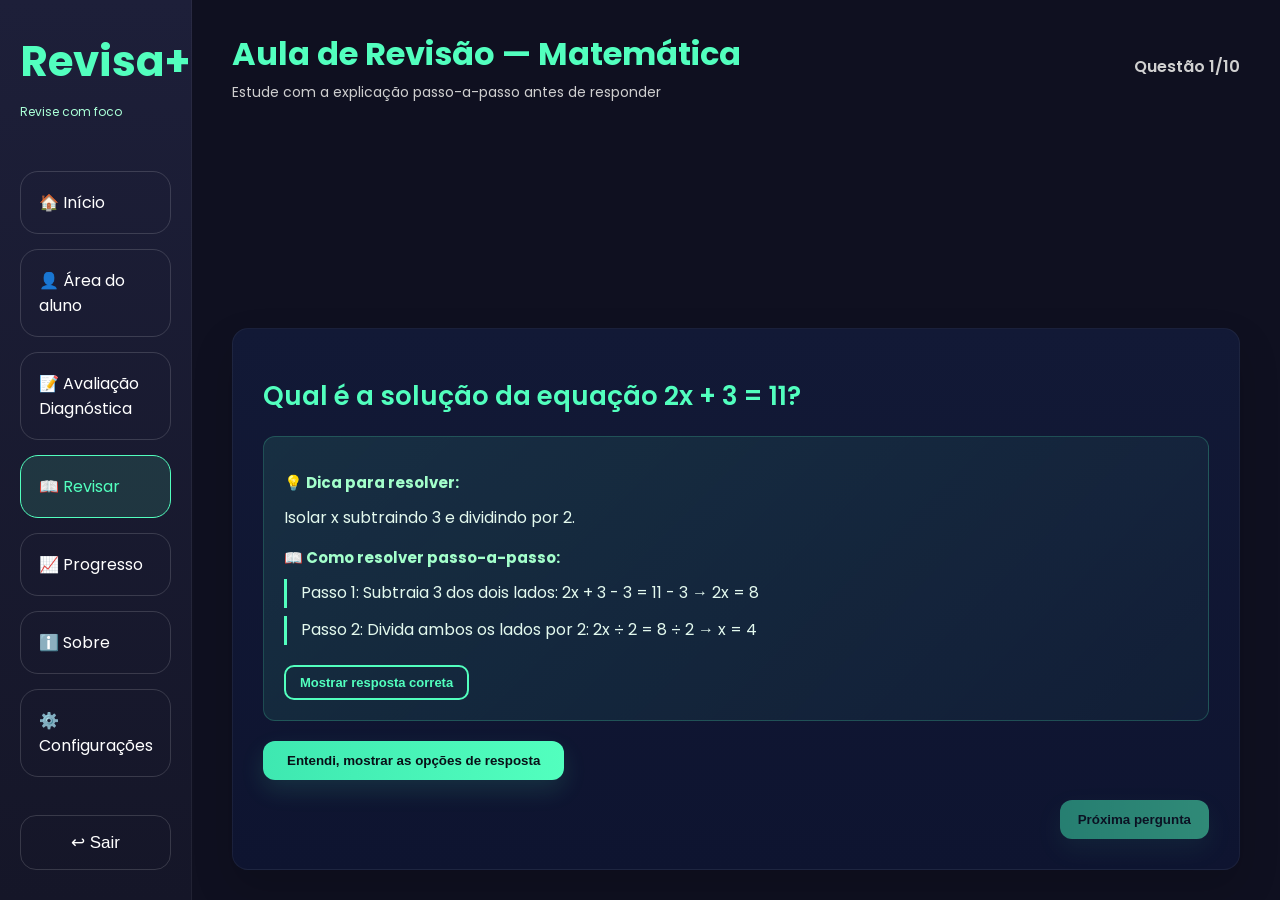
<file: TelaAulaRevisao.html>
<!DOCTYPE html>
<html lang="pt-br">
<head>
<meta charset="utf-8">
<meta name="viewport" content="width=device-width,initial-scale=1">
<title>Revisa+ | Aula de Revisão</title>
<link href="https://fonts.googleapis.com/css2?family=Poppins:wght@300;400;500;600;700&display=swap" rel="stylesheet">
<link rel="stylesheet" href="stylemenu.css">
<style>
*{box-sizing:border-box;margin:0;padding:0}
html,body{width:100%;min-height:100%;}
body{font-family:'Poppins',sans-serif;background:#0f1020;color:#fff;overflow:auto}
.container{display:flex;min-height:100vh}
.sidebar{width:15%;background:linear-gradient(180deg,#1d1f39,#151628);padding:30px 20px;display:flex;flex-direction:column;justify-content:space-between}
.logo h1{color:#52ffbe;font-size:42px;margin-bottom:10px}
.logo p{color:#aaffd7;line-height:1.5}
.content{flex:1;padding:30px 40px;display:flex;flex-direction:column;gap:15px}
.card{background:linear-gradient(180deg,#121936,#0e1430);padding:30px;border-radius:16px;border:1px solid rgba(255,255,255,0.05)}
.question-area{margin-top:18px}
.question-title{font-size:26px;font-weight:600;color:#52ffbe;margin-bottom:20px}
.explanation-before{margin:20px 0;background:linear-gradient(135deg,rgba(82,255,190,0.1),rgba(82,255,190,0.04));padding:20px;border-radius:12px;border:1px solid rgba(82,255,190,0.2);color:#e3f9ee;line-height:1.8}
.explanation-before strong{color:#a3ffcb;display:block;margin-top:12px;margin-bottom:6px;font-size:15px}
.explanation-before .step{margin:8px 0;padding-left:14px;border-left:3px solid #52ffbe}
.reveal-btn{margin:20px 0;padding:12px 24px;background:linear-gradient(90deg,#3ee8b1,#52ffbe);color:#081017;border:none;border-radius:12px;font-weight:700;cursor:pointer;transition:transform .2s ease, box-shadow .2s ease;box-shadow:0 10px 24px rgba(82,255,190,0.12)}
.reveal-btn:hover{transform:translateY(-3px);box-shadow:0 16px 40px rgba(82,255,190,0.16)}
.reveal-solution-btn{margin-top:12px;padding:8px 14px;background:transparent;border:2px solid #52ffbe;color:#52ffbe;border-radius:10px;cursor:pointer;font-size:13px;font-weight:600}
.reveal-solution-btn:hover{background:rgba(82,255,190,0.06)}
.choices-section{display:none;margin-top:20px}
.choices-section.show{display:block}
.choices{display:flex;flex-direction:column;gap:12px}
.choice{background:rgba(255,255,255,0.04);padding:14px;border-radius:12px;cursor:pointer;border:1px solid rgba(255,255,255,0.08);transition:all .2s ease}
.choice:hover:not(.disabled){background:rgba(82,255,190,0.05);border-color:#52ffbe}
.choice.selected{background:#52ffbe;color:#081017;border-color:#52ffbe}
.choice.correct{background:rgba(82,255,190,0.12);border-color:#52ffbe}
.choice.incorrect{background:rgba(255,107,107,0.12);border-color:#ff6b6b}
.choice.disabled{cursor:not-allowed;opacity:0.7}
.action-buttons{display:flex;gap:12px;margin-top:16px;flex-wrap:wrap}
.reveal-answer-btn{padding:10px 16px;background:transparent;border:2px solid #ffd54d;color:#ffd54d;border-radius:10px;cursor:pointer;font-size:13px;font-weight:600;transition:all .2s ease}
.reveal-answer-btn:hover:not(:disabled){background:rgba(255,213,77,0.1);box-shadow:0 6px 16px rgba(255,213,77,0.15)}
.reveal-answer-btn:disabled{opacity:0.5;cursor:not-allowed}
.footer-actions{display:flex;justify-content:space-between;margin-top:20px;gap:12px}
.btn{padding:12px 18px;border-radius:12px;border:none;cursor:pointer;font-weight:600;transition:all .2s ease}
.btn.next{background:linear-gradient(90deg,#3ee8b1,#52ffbe);color:#081017;box-shadow:0 10px 24px rgba(82,255,190,0.12)}
.btn.next:hover:not(:disabled){transform:translateY(-3px);box-shadow:0 16px 40px rgba(82,255,190,0.16)}
.btn.next:disabled{opacity:0.5;cursor:not-allowed}
.result{text-align:center;padding:20px}
@media(max-width:900px){.container{flex-direction:column}.sidebar{width:100%;height:auto;margin-bottom:20px}.content{padding:20px}}
</style>
</head>
<body>
<div class="container">
  <aside class="sidebar">
    <div>
      <div class="logo"><h1>Revisa+</h1><p style="color:#aaffd7;font-size:12px">Revise com foco</p></div>
      <nav class="menu">
        <ul>
          <li><a href="telamenu.html">🏠 Início</a></li>
          <li><a href="TelaAreaDoAluno.html">👤 Área do aluno</a></li>
          <li><a href="TelaAvaliaçãoDiagnóstica.html">📝 Avaliação Diagnóstica</a></li>
          <li class="active"><a href="TelaRevisar.html">📖 Revisar</a></li>
          <li><a href="TelaProgresso.html">📈 Progresso</a></li>
          <li><a href="TelaSobre.html">ℹ️ Sobre</a></li>
          <li><a href="TelaConfiguracoes.html">⚙️ Configurações</a></li>
        </ul>
      </nav>
    </div>
    <button class="logout" onclick="logout(); location.href='telalogin.html'">↩ Sair</button>
  </aside>
  <main class="content">
    <header style="display:flex;justify-content:space-between;align-items:center;margin-bottom:20px">
      <div>
        <h2 style="color:#52ffbe;font-size:32px;margin-bottom:4px">Aula de Revisão — Matemática</h2>
        <p style="color:#cfcfcf;font-size:14px">Estude com a explicação passo-a-passo antes de responder</p>
      </div>
      <div id="progressText" style="color:#d0d0d0;font-size:16px;font-weight:600">Questão 0/10</div>
    </header>

    <section class="card">
      <div id="quiz" class="question-area">
        <div id="questionBlock">
          <h2 id="questionTitle" class="question-title">Carregando perguntas...</h2>
          <div id="explanationBefore" class="explanation-before" style="display:none"></div>
          <button id="revealBtn" class="reveal-btn" style="display:none">Entendi, mostrar as opções de resposta</button>
          <div id="choicesSection" class="choices-section">
            <p style="margin-bottom:12px;color:#d0d0d0;font-size:14px">Escolha a resposta correta:</p>
            <div class="choices" id="choices"></div>
            <div id="actionBtns" class="action-buttons" style="display:none">
              <button id="revealAnswerBtn" class="reveal-answer-btn">Revelar resposta correta</button>
            </div>
          </div>
        </div>
        <div class="footer-actions">
          <div></div>
          <div>
            <button id="nextBtn" class="btn next" disabled>Próxima pergunta</button>
          </div>
        </div>
      </div>

      <div id="result" class="result" style="display:none">
        <h2 id="resultTitle"></h2>
        <p id="resultText"></p>
        <button class="btn next" onclick="location.href='telamenu.html'">Voltar ao Início</button>
      </div>

    </section>
  </main>
</div>

<script src="userSystem.js"></script>
<script>
let questions = [];
let current = 0;
let correctCount = 0;
let selectedIndex = null;
let answersRevealed = false;
let answerRevealed = false;

async function loadQuestions(){
  try{
    const res = await fetch('questions.json');
    const data = await res.json();
    questions = data.slice(0,10);
    current = 0; correctCount = 0;
    showQuestion();
  }catch(e){
    document.getElementById('questionTitle').textContent = 'Erro ao carregar perguntas.';
  }
}

function showQuestion(){
  if(current >= questions.length){
    finishQuiz(); return;
  }
  const q = questions[current];
  answersRevealed = false;
  answerRevealed = false;
  selectedIndex = null;
  
  // Atualizar progresso
  document.getElementById('progressText').textContent = `Questão ${current+1}/${questions.length}`;
  
  // Mostra pergunta
  document.getElementById('questionTitle').textContent = q.question;
  
  // Mostrar explicação e dica ANTES das opções
  const explBefore = document.getElementById('explanationBefore');
  let answerLine = '';
  let filteredLines = '';
  if(q.solution){
    const lines = q.solution.split('\n');
    const kept = [];
    lines.forEach(l => {
      const trimmed = l.trim();
      if(/Resposta correta/i.test(trimmed)){
        answerLine = trimmed; // armazena a linha da resposta correta para mostrar depois 
      } else if(trimmed.length){
        kept.push(`<div class="step">${trimmed}</div>`);
      }
    });
    filteredLines = kept.join('');
  }

  explBefore.innerHTML = `
    <strong>💡 Dica para resolver:</strong>
    <div style="margin: 8px 0;">${q.tip}</div>
    <strong>📖 Como resolver passo-a-passo:</strong>
    ${filteredLines}
  `;

  // Mostrar explicação antes das opções se existir
  const existingReveal = explBefore.querySelector('#showSolutionBtn');
  if(existingReveal) existingReveal.remove();
  const existingAns = explBefore.querySelector('#solutionAnswerDiv');
  if(existingAns) existingAns.remove();
  if(answerLine){
    const btn = document.createElement('button');
    btn.id = 'showSolutionBtn';
    btn.className = 'reveal-solution-btn';
    btn.textContent = 'Mostrar resposta correta';
    btn.onclick = ()=>{
      const div = document.getElementById('solutionAnswerDiv') || document.createElement('div');
      div.id = 'solutionAnswerDiv';
      div.style.marginTop = '12px';
      div.style.padding = '12px';
      div.style.background = 'rgba(255,255,255,0.03)';
      div.style.borderRadius = '10px';
      div.style.borderLeft = '4px solid rgba(255,255,255,0.06)';
      div.style.color = '#ffd6b3';
      div.style.fontWeight = '700';
      div.innerHTML = answerLine;
      if(!document.getElementById('solutionAnswerDiv')){
        explBefore.appendChild(div);
      }
      btn.disabled = true;
      btn.style.opacity = '0.6';
    };
    explBefore.appendChild(btn);
  }

  explBefore.style.display = 'block';
  
  // Mostrar botão para revelar opções
  const revealBtn = document.getElementById('revealBtn');
  revealBtn.style.display = 'block';
  revealBtn.onclick = revealChoices;
  
  // Esconder opções e resultados
  document.getElementById('choicesSection').classList.remove('show');
  document.getElementById('nextBtn').disabled = true;
  document.getElementById('nextBtn').textContent = 'Próxima pergunta';
}

function revealChoices(){
  const q = questions[current];
  const choicesEl = document.getElementById('choices');
  choicesEl.innerHTML = '';
  
  // Renderizar opções
  q.choices.forEach((c,i)=>{
    const div = document.createElement('div');
    div.className = 'choice';
    div.textContent = c;
    div.onclick = ()=>selectChoice(i);
    choicesEl.appendChild(div);
  });
  
  // Mostrar seção de opções e esconder botão
  document.getElementById('choicesSection').classList.add('show');
  document.getElementById('revealBtn').style.display = 'none';
  answersRevealed = true;
}

function selectChoice(i){
  if(!answersRevealed) return;
  selectedIndex = i;
  const choiceEls = document.querySelectorAll('.choice');
  choiceEls.forEach((el,idx)=>{
    el.classList.toggle('selected', idx===i);
  });
  document.getElementById('nextBtn').disabled = false;
}

function nextQuestion(){
  if(!answersRevealed || selectedIndex === null) return;
  
  // Se a resposta já foi revelada avança para próxima pergunta
  if(answerRevealed){
    current++;
    selectedIndex = null;
    answerRevealed = false;
    showQuestion();
    return;
  }
  
  const q = questions[current];
  const choiceEls = document.querySelectorAll('.choice');
  
  // marcar respostas
  choiceEls.forEach((el,idx)=>{
    el.classList.remove('selected');
    el.onclick = null;
    el.classList.add('disabled');
    if(idx === q.answer) el.classList.add('correct');
    if(idx === selectedIndex && idx !== q.answer) el.classList.add('incorrect');
  });
  
  if(selectedIndex === q.answer) correctCount++;
  
  // mostrar resultado
  showResult();
}

function showResult(){
  const q = questions[current];
  const choicesSection = document.getElementById('choicesSection');
  const actionBtns = document.getElementById('actionBtns');
  
  // desabilitar cliques nas opções
  document.querySelectorAll('.choice').forEach(c=>{
    c.onclick = null;
    c.classList.add('disabled');
  });
  
  // mostrar botão para revelar resposta
  actionBtns.style.display = 'flex';
  const revealBtn = document.getElementById('revealAnswerBtn');
  revealBtn.disabled = false;
  revealBtn.onclick = ()=>{
    revealCorrectAnswer();
  };
  
  document.getElementById('nextBtn').disabled = true;
}

function revealCorrectAnswer(){
  const q = questions[current];
  const choicesSection = document.getElementById('choicesSection');
  const actionBtns = document.getElementById('actionBtns');
  
  // mostrar a resposta correta
  const resultEl = document.createElement('div');
  resultEl.style.cssText = 'margin-top:16px;padding:14px;background:rgba(82,255,190,0.12);border-radius:10px;border-left:4px solid #52ffbe;color:#a3ffcb;font-weight:600';
  
  if(selectedIndex === q.answer){
    resultEl.innerHTML = '✓ Parabéns! Sua resposta está correta!';
  }else{
    resultEl.innerHTML = `✗ Resposta incorreta. A resposta correta era: <strong>${q.choices[q.answer]}</strong>`;
  }
  
  const existing = choicesSection.querySelector('div[style*="background:rgba(82,255,190,0.12)"]');
  if(existing) existing.remove();
  choicesSection.appendChild(resultEl);
  
  // marcar como revelado e habilitar próxima
  answerRevealed = true;
  actionBtns.style.display = 'none';
  document.getElementById('nextBtn').disabled = false;
}

function finishQuiz(){
  document.getElementById('quiz').style.display = 'none';
  const resEl = document.getElementById('result');
  resEl.style.display = 'block';
  const percent = Math.round((correctCount/questions.length)*100);
  document.getElementById('resultTitle').textContent = `Você acertou ${correctCount}/${questions.length}`;
  document.getElementById('resultText').textContent = `Pontuação: ${percent}%`;
  try{ if(typeof recordReview === 'function') recordReview(correctCount, questions.length); }catch(e){}
}

document.getElementById('nextBtn').addEventListener('click', nextQuestion);

loadQuestions();
</script>
</body>
</html>
</file>
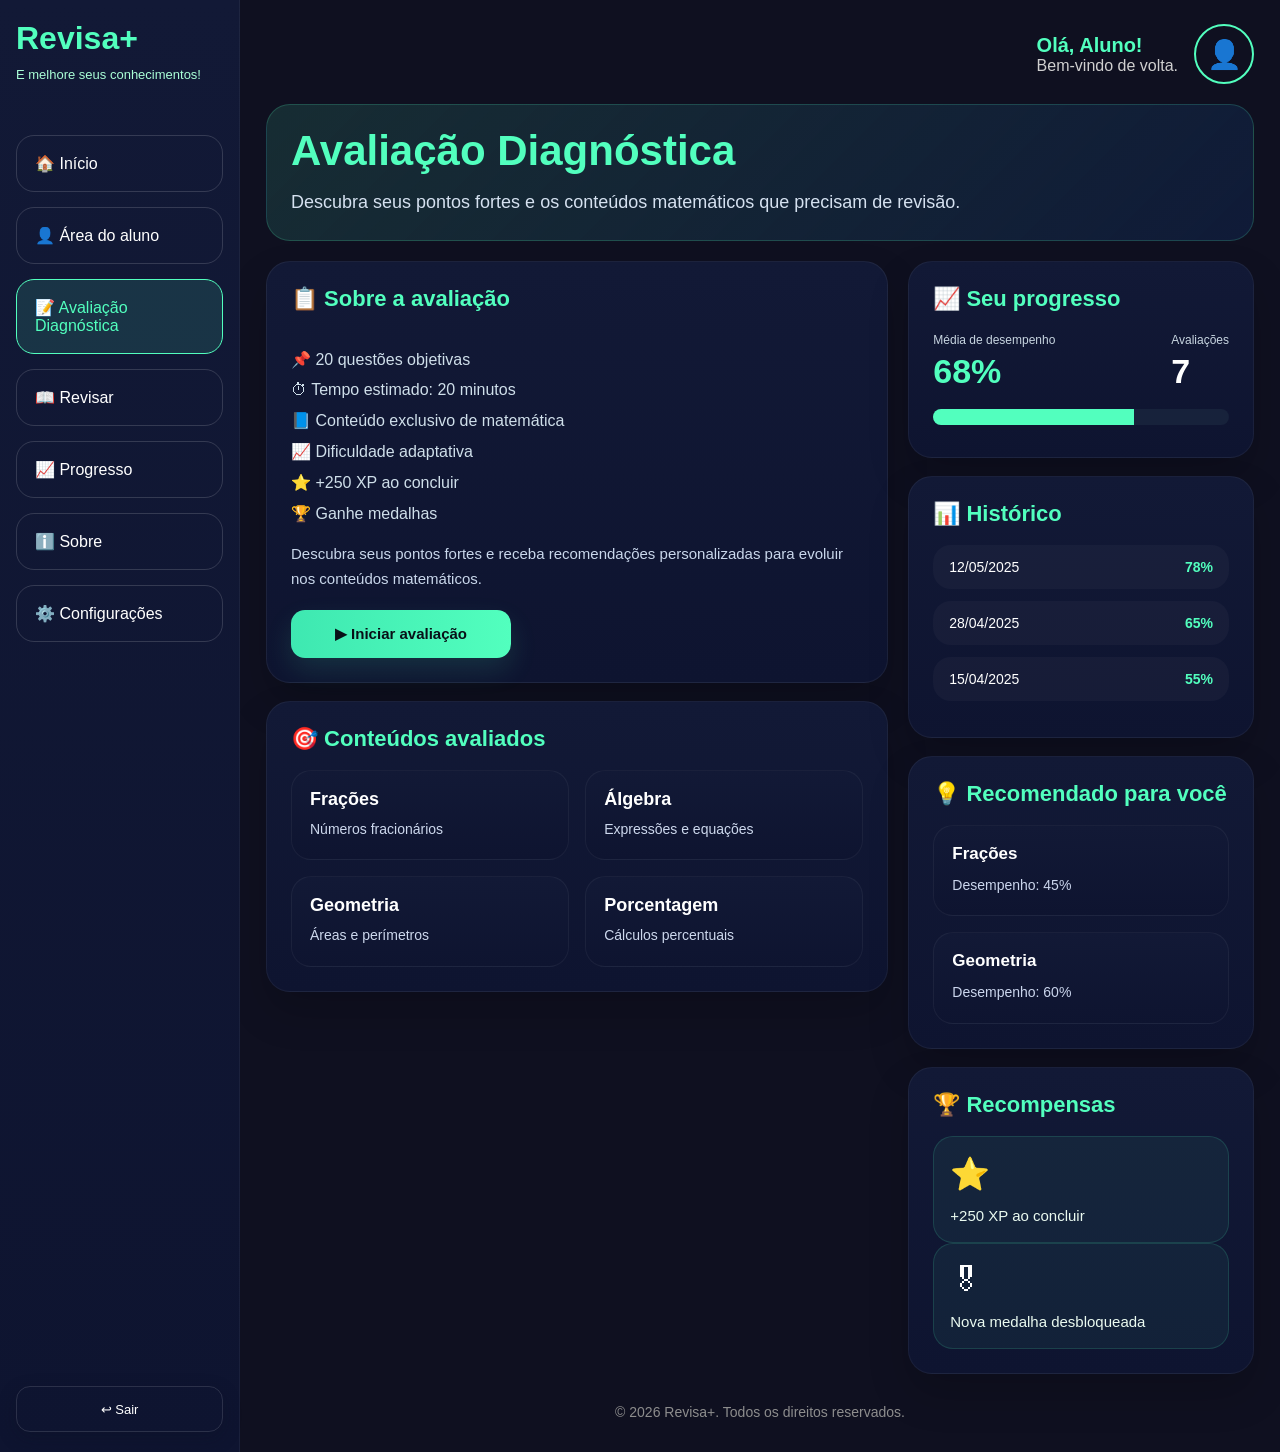
<file: TelaAvaliaçãoDiagnóstica.html>
<!DOCTYPE html>
<html lang="pt-br">
<head>
  <meta charset="UTF-8">
  <meta name="viewport" content="width=device-width, initial-scale=1.0">
  <title>Revisa+ | Dashboard</title>

  <link rel="preconnect" href="https://fonts.googleapis.com">
  <link rel="preconnect" href="https://fonts.gstatic.com" crossorigin>

  <link rel="stylesheet" href="styleAvaliaçãoDiag.css">

</head>

<body>

<div class="container">


    <aside class="sidebar">

        <div>

            <div class="logo">
                <h1>Revisa+</h1>
                <p>E melhore seus conhecimentos!</p>
            </div>

      <nav class="menu">

            <ul>

                <li><a href="telamenu.html">🏠 Início</a></li>

                <li><a href="TelaAreaDoAluno.html">👤 Área do aluno</a></li>

                <li class="active"><a href="TelaAvaliaçãoDiagnóstica.html">📝 Avaliação Diagnóstica</a></li>

                <li><a href="TelaRevisar.html">📖 Revisar</a></li>

                <li><a href="TelaProgresso.html">📈 Progresso</a></li>

                <li><a href="TelaSobre.html">ℹ️ Sobre</a></li>

                <li><a href="TelaConfiguracoes.html">⚙️ Configurações</a></li>

                </ul>

            </nav>

        </div>

        <button class="logout" onclick="location.href='telalogin.html'">
            ↩ Sair
        </button>

    </aside>


    <main class="content">


        <header class="topbar">

            <div></div>

            <div class="user">

                <div class="user-text">
                    <h3>Olá, Aluno!</h3>
                    <p>Bem-vindo de volta.</p>
                </div>

                <div class="avatar">
                    👤
                </div>

            </div>

        </header>


        <section class="welcome">

            <h2>Avaliação Diagnóstica</h2>

            <p>
                Descubra seus pontos fortes e os conteúdos matemáticos que precisam de revisão.
            </p>

        </section>


        <section class="main-grid">


            <div class="left">


                <div class="card about-card">

                    <h2>📋 Sobre a avaliação</h2>

                    <div class="about-content">

                        <div class="about-left">

                            <ul class="about-list">

                                <li>📌 20 questões objetivas</li>

                                <li>⏱ Tempo estimado: 20 minutos</li>

                                <li>📘 Conteúdo exclusivo de matemática</li>

                                <li>📈 Dificuldade adaptativa</li>

                                <li>⭐ +250 XP ao concluir</li>

                                <li>🏆 Ganhe medalhas</li>

                            </ul>

                            <p class="about-text">

                                Descubra seus pontos fortes e receba
                                recomendações personalizadas para evoluir
                                nos conteúdos matemáticos.

                            </p>

                            <button class="start-btn" onclick="location.href='TelaAvaliação.html'">
                                ▶ Iniciar avaliação
                            </button>

                        </div>

                    </div>

                </div>


                <div class="card">

                    <h2>🎯 Conteúdos avaliados</h2>

                    <div class="subject-grid">

                        <div class="subject">

                            <h3>Frações</h3>

                            <p>Números fracionários</p>

                        </div>

                        <div class="subject">

                            <h3>Álgebra</h3>

                            <p>Expressões e equações</p>

                        </div>

                        <div class="subject">

                            <h3>Geometria</h3>

                            <p>Áreas e perímetros</p>

                        </div>

                        <div class="subject">

                            <h3>Porcentagem</h3>

                            <p>Cálculos percentuais</p>

                        </div>

                    </div>

                </div>

            </div>


            <div class="right">

                <div class="card">

                    <h2>📈 Seu progresso</h2>

                    <div class="progress-top">

                        <div>

                            <span>Média de desempenho</span>

                            <h1 class="green">68%</h1>

                        </div>

                        <div>

                            <span>Avaliações</span>

                            <h1>7</h1>

                        </div>

                    </div>

                    <div class="progress-bar">

                        <div class="progress"></div>

                    </div>

                </div>

                <div class="card">

                    <h2>📊 Histórico</h2>

                    <div class="history-item">

                        <span>12/05/2025</span>

                        <strong class="green">78%</strong>

                    </div>

                    <div class="history-item">

                        <span>28/04/2025</span>

                        <strong class="yellow">65%</strong>

                    </div>

                    <div class="history-item">

                        <span>15/04/2025</span>

                        <strong class="red">55%</strong>

                    </div>

                </div>

                <div class="card">

                    <h2>💡 Recomendado para você</h2>

                    <div class="recommend-grid">

                        <div class="recommend-item">

                            <h3>Frações</h3>

                            <p>Desempenho: 45%</p>

                        </div>

                        <div class="recommend-item">

                            <h3>Geometria</h3>

                            <p>Desempenho: 60%</p>

                        </div>

                    </div>

                </div>


                <div class="card">

                    <h2>🏆 Recompensas</h2>

                    <div class="reward">

                        <span>⭐</span>

                        <p>+250 XP ao concluir</p>

                    </div>

                    <div class="reward">

                        <span>🎖</span>

                        <p>Nova medalha desbloqueada</p>

                    </div>

                </div>

            </div>

        </section>


        <footer>

            © 2026 Revisa+. Todos os direitos reservados.

        </footer>

    </main>

</div>

</body>
</html>
</file>
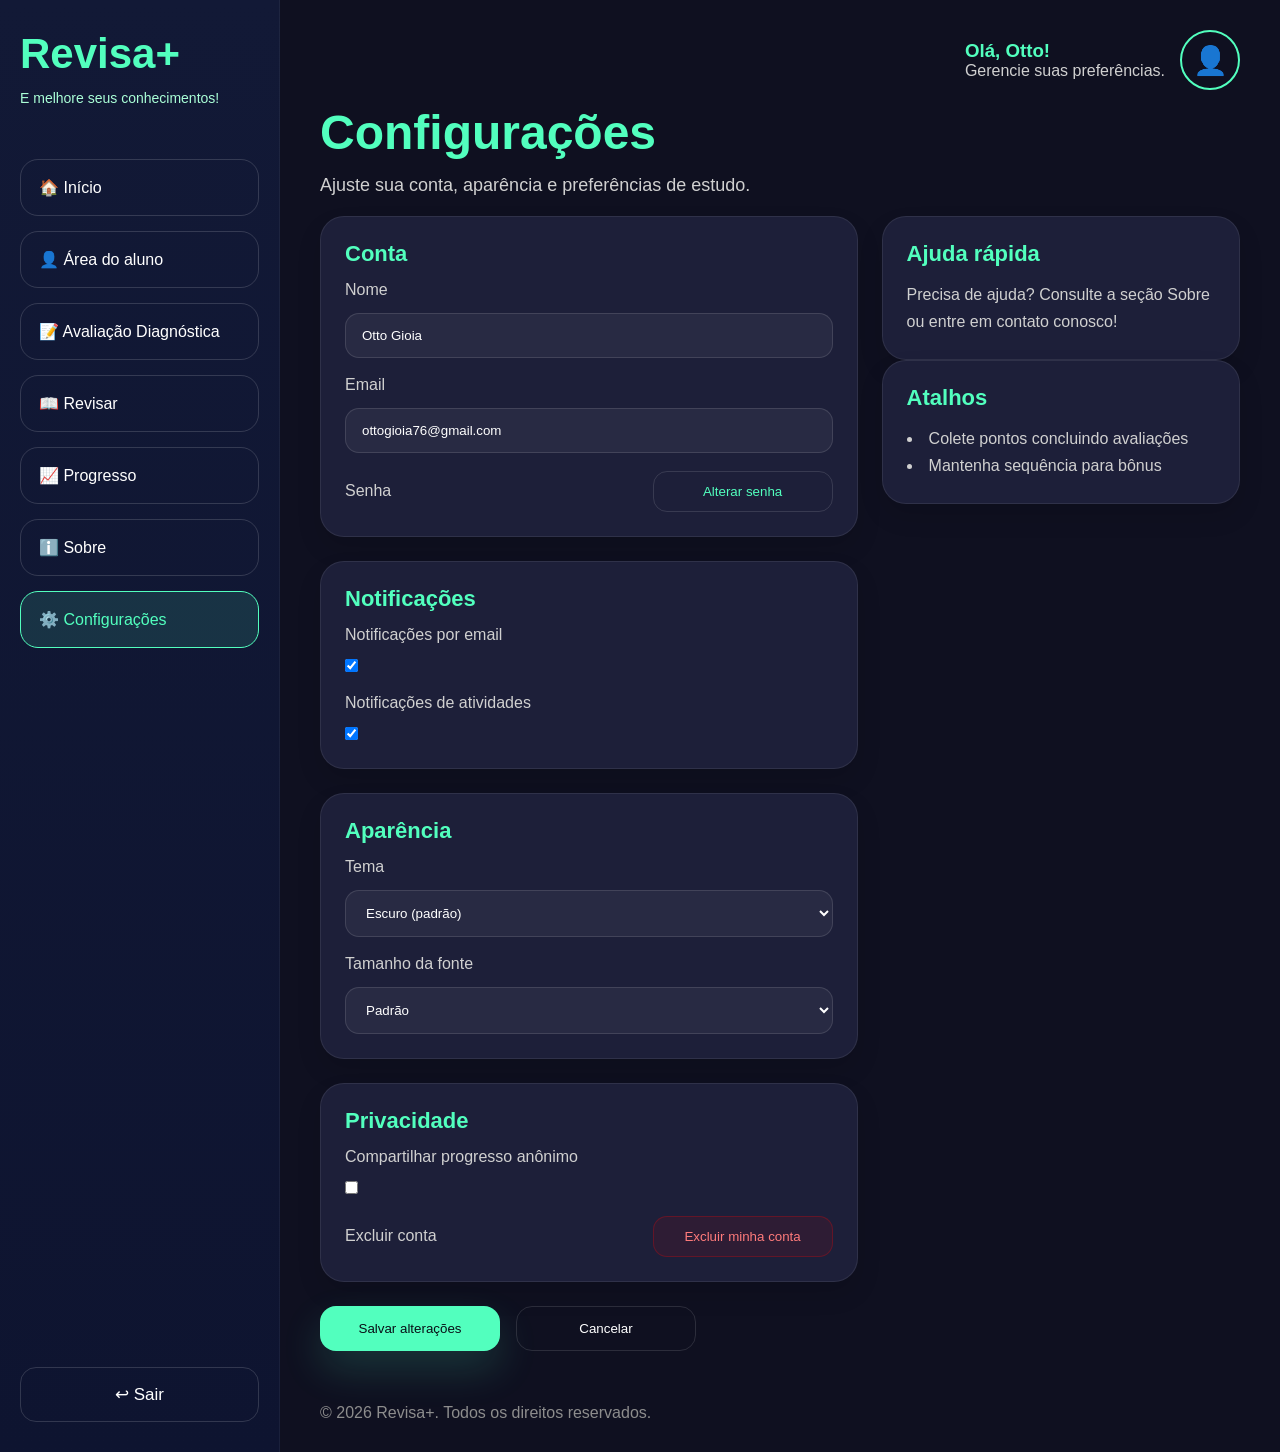
<file: TelaConfiguracoes.html>
<!DOCTYPE html>
<html lang="pt-br">
<head>
  <meta charset="UTF-8">
  <meta name="viewport" content="width=device-width, initial-scale=1.0">
  <title>Configurações - Revisa+</title>

  <link rel="preconnect" href="https://fonts.googleapis.com">
  <link rel="preconnect" href="https://fonts.gstatic.com" crossorigin>

  <link rel="stylesheet" href="stylemenu.css">
  <link rel="stylesheet" href="styleConfiguracoes.css">

</head>
<body>

<div class="container">

  <aside class="sidebar">

    <div>

      <div class="logo">
        <h1>Revisa+</h1>
        <p>E melhore seus conhecimentos!</p>
      </div>

      <nav class="menu">

        <ul>

          <li><a href="telamenu.html">🏠 Início</a></li>

          <li><a href="TelaAreaDoAluno.html">👤 Área do aluno</a></li>

          <li><a href="TelaAvaliaçãoDiagnóstica.html">📝 Avaliação Diagnóstica</a></li>

          <li><a href="TelaRevisar.html">📖 Revisar</a></li>

          <li><a href="TelaProgresso.html">📈 Progresso</a></li>

          <li><a href="TelaSobre.html">ℹ️ Sobre</a></li>

          <li class="active"><a href="TelaConfiguracoes.html">⚙️ Configurações</a></li>

        </ul>

      </nav>

    </div>

    <button class="logout" onclick="location.href='telalogin.html'">
      ↩ Sair
    </button>

  </aside>


  <main class="content">

    <header class="topbar">

      <div></div>

      <div class="user">

        <div class="user-text">
          <h3>Olá, Aluno!</h3>
          <p>Gerencie suas preferências.</p>
        </div>

        <div class="avatar">
          👤
        </div>

      </div>

    </header>

    <section class="welcome">

      <h2>Configurações</h2>

      <p>
        Ajuste sua conta, aparência e preferências de estudo.
      </p>

    </section>

    <section class="main-grid">

      <div class="left">

        <div class="card settings-card">

          <h2>Conta</h2>

          <div class="settings-form">

            <div class="setting-row">
              <label for="user-name">Nome</label>
              <input id="user-name" type="text" value="Otto Gioia" placeholder="Digite seu nome">
            </div>

            <div class="setting-row">
              <label for="user-email">Email</label>
              <input id="user-email" type="email" value="ottogioia76@email.com" placeholder="Digite seu email">
            </div>

            <div class="setting-row">
              <label>Senha</label>
              <button id="change-password" class="small-btn" type="button">Alterar senha</button>
            </div>

          </div>

        </div>

        <div class="card settings-card">

          <h2>Notificações</h2>

          <div class="settings-form">

            <div class="setting-row">
              <label for="email-notifications">Notificações por email</label>
              <label class="switch">
                <input id="email-notifications" type="checkbox">
                <span class="slider"></span>
              </label>
            </div>

            <div class="setting-row">
              <label for="activity-notifications">Notificações de atividades</label>
              <label class="switch">
                <input id="activity-notifications" type="checkbox">
                <span class="slider"></span>
              </label>
            </div>

          </div>

        </div>

        <div class="card settings-card">

          <h2>Aparência</h2>

          <div class="settings-form">

            <div class="setting-row">
              <label for="theme-select">Tema</label>
              <select id="theme-select">
                <option value="dark">Escuro (padrão)</option>
                <option value="light">Claro</option>
              </select>
            </div>

            <div class="setting-row">
              <label for="font-select">Tamanho da fonte</label>
              <select id="font-select">
                <option value="normal">Padrão</option>
                <option value="large">Maior</option>
                <option value="small">Menor</option>
              </select>
            </div>

          </div>

        </div>

        <div class="card settings-card">

          <h2>Privacidade</h2>

          <div class="settings-form">

            <div class="setting-row">
              <label for="share-progress">Compartilhar progresso anônimo</label>
              <label class="switch">
                <input id="share-progress" type="checkbox">
                <span class="slider"></span>
              </label>
            </div>

            <div class="setting-row">
              <label>Excluir conta</label>
              <button id="delete-account" class="danger-btn" type="button">Excluir minha conta</button>
            </div>

          </div>

        </div>

        <div class="actions">
          <button id="save-settings" class="btn-save" type="button">Salvar alterações</button>
          <button class="btn-cancel" onclick="location.href='telamenu.html'" type="button">Cancelar</button>
        </div>

        <div id="save-status" class="save-status"></div>

      </div>

      <div class="right">

        <div class="card">
          <h2>Ajuda rápida</h2>
          <p>Precisa de ajuda? Consulte a seção Sobre ou entre em contato conosco!</p>
        </div>

        <div class="card">
          <h2>Atalhos</h2>
          <ul>
            <li>Colete pontos concluindo avaliações</li>
            <li>Mantenha sequência para bônus</li>
          </ul>
        </div>

      </div>

    </section>

    <footer>
      © 2026 Revisa+. Todos os direitos reservados.
    </footer>

  </main>

</div>

<script>
  const STORAGE_KEY = 'revisa_settings';

  const elements = {
    name: document.getElementById('user-name'),
    email: document.getElementById('user-email'),
    emailNotifications: document.getElementById('email-notifications'),
    activityNotifications: document.getElementById('activity-notifications'),
    themeSelect: document.getElementById('theme-select'),
    fontSelect: document.getElementById('font-select'),
    shareProgress: document.getElementById('share-progress'),
    saveStatus: document.getElementById('save-status'),
    changePassword: document.getElementById('change-password'),
    deleteAccount: document.getElementById('delete-account'),
    saveButton: document.getElementById('save-settings'),
    userGreeting: document.querySelector('.user-text h3')
  };

  const defaultSettings = {
    name: 'Otto Gioia',   // Nome Teste depois eu troco
    email: 'ottogioia76@gmail.com',
    emailNotifications: true,
    activityNotifications: true,
    theme: 'dark',
    fontSize: 'normal',
    shareProgress: false
  };

  function loadSettings() {
    const stored = localStorage.getItem(STORAGE_KEY);
    if (stored) {
      try {
        return JSON.parse(stored);
      } catch {
        return defaultSettings;
      }
    }
    return defaultSettings;
  }

  function saveSettings(settings) {
    localStorage.setItem(STORAGE_KEY, JSON.stringify(settings));
    showStatus('Configurações salvas com sucesso.', 'success');
  }

  function applySettings(settings) {
    elements.name.value = settings.name;
    elements.email.value = settings.email;
    elements.emailNotifications.checked = settings.emailNotifications;
    elements.activityNotifications.checked = settings.activityNotifications;
    elements.themeSelect.value = settings.theme;
    elements.fontSelect.value = settings.fontSize;
    elements.shareProgress.checked = settings.shareProgress;
    elements.userGreeting.textContent = `Olá, ${settings.name.split(' ')[0]}!`;
    document.body.classList.toggle('light-mode', settings.theme === 'light');
    document.body.classList.toggle('large-font', settings.fontSize === 'large');
    document.body.classList.toggle('small-font', settings.fontSize === 'small');
  }

  function getCurrentSettings() {
    return {
      name: elements.name.value.trim() || defaultSettings.name,
      email: elements.email.value.trim() || defaultSettings.email,
      emailNotifications: elements.emailNotifications.checked,
      activityNotifications: elements.activityNotifications.checked,
      theme: elements.themeSelect.value,
      fontSize: elements.fontSelect.value,
      shareProgress: elements.shareProgress.checked
    };
  }

  function showStatus(message, type) {
    elements.saveStatus.textContent = message;
    elements.saveStatus.className = `save-status ${type}`;
    setTimeout(() => {
      elements.saveStatus.textContent = '';
      elements.saveStatus.className = 'save-status';
    }, 3000);
  }

  document.addEventListener('DOMContentLoaded', () => {
    const settings = loadSettings();
    applySettings(settings);

    elements.saveButton.addEventListener('click', () => {
      const settingsToSave = getCurrentSettings();
      saveSettings(settingsToSave);
      applySettings(settingsToSave);
    });

    elements.changePassword.addEventListener('click', () => {
      const newPassword = prompt('Insira a nova senha:');
      if (newPassword) {
        localStorage.setItem('revisa_password', newPassword);
        showStatus('Senha alterada com sucesso.', 'success');
      }
    });

    elements.deleteAccount.addEventListener('click', () => {
      if (confirm('Tem certeza de que deseja excluir sua conta? Esta ação não pode ser desfeita.')) {
        localStorage.removeItem(STORAGE_KEY);
        localStorage.removeItem('revisa_password');
        location.href = 'telalogin.html';
      }
    });
  });
</script>

</body>
</html>
</file>
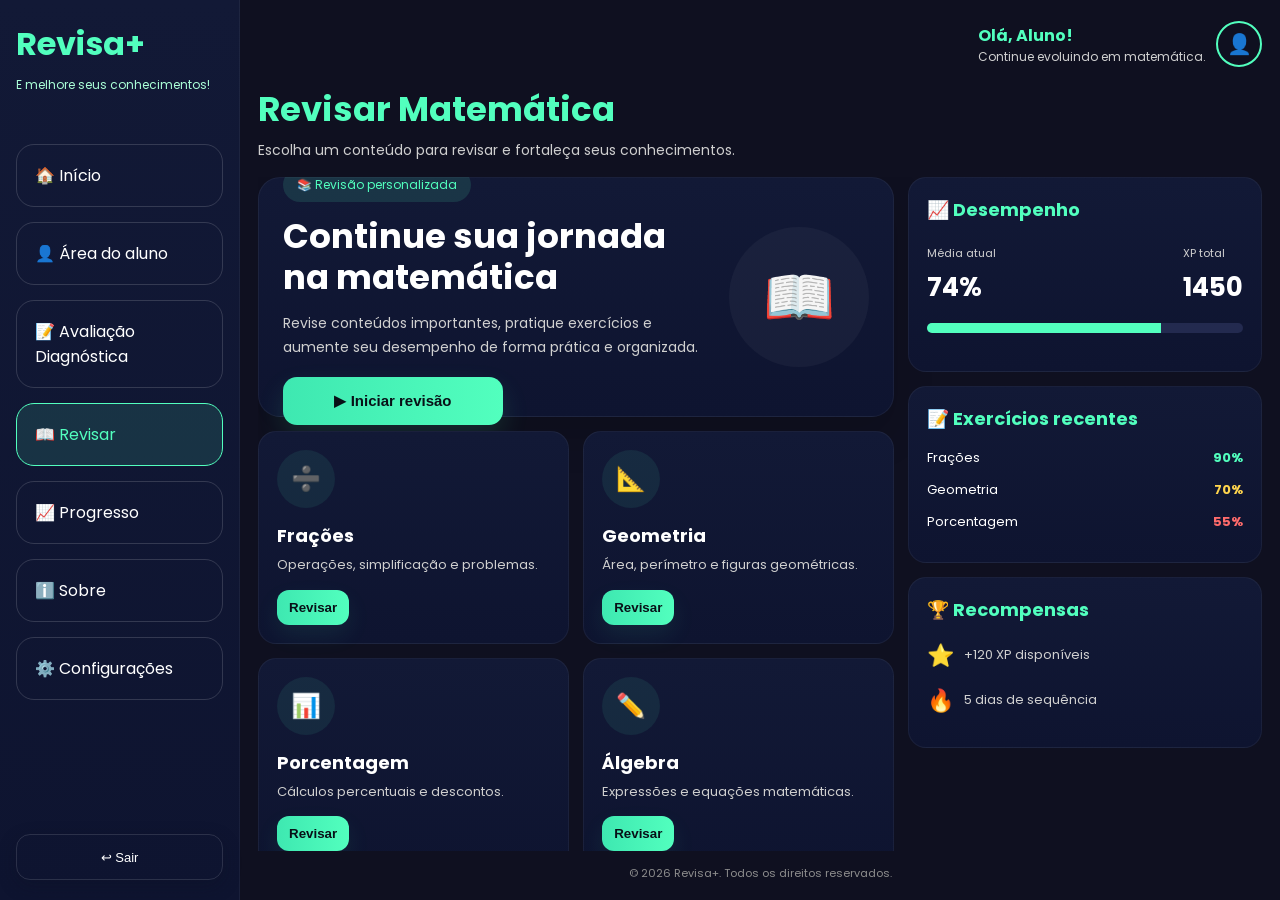
<file: TelaRevisar.html>
<!DOCTYPE html>
<html lang="pt-br">

<head>

<meta charset="UTF-8">
<meta name="viewport" content="width=device-width, initial-scale=1.0">

<title>Revisa+ | Revisar Matemática</title>

<link rel="preconnect" href="https://fonts.googleapis.com">
<link rel="preconnect" href="https://fonts.gstatic.com" crossorigin>

<link href="https://fonts.googleapis.com/css2?family=Poppins:wght@300;400;500;600;700&display=swap" rel="stylesheet">
<link rel="stylesheet" href="stylemenu.css">

<style>
*{
    margin:0;
    padding:0;
    box-sizing:border-box;
}

html,
body{
    width:100%;
    height:100%;
}

body{
    font-family:'Poppins', sans-serif;
    background:#0f1020;
    color:white;

    overflow:hidden;
}

.container{
    width:100%;
    height:100vh;

    display:flex;

    overflow:hidden;
}


.sidebar{
    width:240px;
    min-width:240px;
    height:100vh;

    background:linear-gradient(
        180deg,
        #121936,
        #0e1430
    );

    padding:20px 16px;

    display:flex;
    flex-direction:column;
    justify-content:space-between;

    border-right:1px solid rgba(255,255,255,0.05);
}


.logo h1{
    color:#52ffbe;

    font-size:32px;

    margin-bottom:8px;
}

.logo p{
    color:#aaffd7;

    font-size:12px;

    line-height:1.5;
}


.menu{        
    margin-top:50px;
}

.menu ul{list-style:none}

.menu li{
    padding:18px;
    margin-bottom:15px;
    border-radius:18px;
    border:1px solid rgba(255,255,255,0.15);
    cursor:pointer;
    transition:0.3s;
}

.menu li a{ display:block; width:100%; color:inherit; text-decoration:none }

.menu li:hover{
    background:#52ffbe;
    color:#111;
    border-color:#52ffbe;
    transform:translateX(5px);
    box-shadow:0 0 15px rgba(82,255,190,0.35);
}

.active{
    background:rgba(82,255,190,0.12);
    border-color:#52ffbe !important;
    color:#52ffbe;
}

.logout{
    height:46px;

    border:none;
    padding:10px 12px;
    border-radius:14px;
    background:transparent;
    border:1px solid rgba(255,255,255,0.12);
    color:white;
    font-size:13px;
    cursor:pointer;
    transition:transform .18s ease, box-shadow .18s ease, background .18s ease;
    box-shadow:0 6px 18px rgba(11,16,32,0.25);
}

.logout:hover{
    background:linear-gradient(90deg,#3ee8b1,#52ffbe);
    color:#081017;
    transform:translateY(-3px);
    box-shadow:0 18px 40px rgba(82,255,190,0.12);
}


.content{
    flex:1;

    height:100vh;

    padding:18px;

    display:flex;
    flex-direction:column;

    gap:14px;

    overflow:hidden;
}

.topbar{
    display:flex;
    justify-content:space-between;
    align-items:center;

    min-height:52px;
}

.user{
    display:flex;
    align-items:center;

    gap:10px;
}

.user h3{
    color:#52ffbe;

    font-size:16px;
}

.user p{
    color:#d0d0d0;

    font-size:12px;
}

.avatar{
    width:46px;
    height:46px;

    border-radius:50%;

    border:2px solid #52ffbe;

    display:flex;
    justify-content:center;
    align-items:center;

    color:#52ffbe;

    font-size:20px;
}

.welcome h2{
    color:#52ffbe;

    font-size:34px;
}

.welcome p{
    margin-top:4px;

    color:#cfcfcf;

    font-size:14px;
}

.review-layout{
    flex:1;

    display:grid;

    grid-template-columns:1.35fr 0.75fr;

    gap:14px;

    min-height:0;

    overflow:hidden;
}

.review-left,
.review-right{
    display:flex;
    flex-direction:column;

    gap:14px;

    min-height:0;
}

.main-review-card{
    flex:1;

    background:linear-gradient(
        180deg,
        #121936,
        #0e1430
    );

    border-radius:22px;

    padding:24px;

    border:1px solid rgba(255,255,255,0.05);

    display:flex;
    justify-content:space-between;
    align-items:center;

    gap:18px;

    min-height:240px;
}

.main-review-text{
    flex:1;
}

.tag{
    display:inline-flex;
    align-items:center;

    height:34px;

    padding:0 14px;

    border-radius:30px;

    background:rgba(82,255,190,0.12);

    color:#52ffbe;

    font-size:12px;

    margin-bottom:14px;
}

.main-review-text h1{
    font-size:34px;

    line-height:1.2;

    margin-bottom:14px;
}

.main-review-text p{
    color:#d0d0d0;

    font-size:14px;

    line-height:1.7;

    max-width:520px;
}

.review-btn{
    width:220px;
    height:48px;
    margin-top:18px;
    border:none;
    border-radius:14px;
    background:linear-gradient(90deg,#3ee8b1,#52ffbe);
    color:#081017;
    font-weight:700;
    font-size:15px;
    cursor:pointer;
    transition:transform .18s ease, box-shadow .18s ease, opacity .12s ease;
    box-shadow:0 12px 28px rgba(82,255,190,0.12);
}

.review-btn:hover{
    transform:translateY(-6px);
    box-shadow:0 28px 60px rgba(82,255,190,0.18);
}

.main-review-icon{
    width:140px;
    height:140px;

    min-width:140px;

    border-radius:50%;

    background:rgba(255,255,255,0.04);

    display:flex;
    justify-content:center;
    align-items:center;

    font-size:58px;

    color:#52ffbe;
}

.subjects-section{
    display:grid;

    grid-template-columns:1fr 1fr;

    gap:14px;
}

.subject-card{
    background:linear-gradient(
        180deg,
        #121936,
        #0e1430
    );

    border-radius:18px;

    padding:18px;

    border:1px solid rgba(255,255,255,0.05);

    transition:0.3s;
}

.card-cta{
    margin-top:14px;
    display:inline-block;
    padding:10px 12px;
    border-radius:12px;
    background:linear-gradient(90deg,#3ee8b1,#52ffbe);
    color:#081017;
    font-weight:600;
    border:none;
    cursor:pointer;
    transition:transform .15s ease, box-shadow .15s ease;
    box-shadow:0 10px 24px rgba(82,255,190,0.08);
}
.card-cta:hover{
    transform:translateY(-4px);
    box-shadow:0 20px 44px rgba(82,255,190,0.14);
}

.subject-card:hover{
    transform:translateY(-3px);
}

.subject-icon{
    width:58px;
    height:58px;

    border-radius:50%;

    background:rgba(82,255,190,0.08);

    display:flex;
    justify-content:center;
    align-items:center;

    color:#52ffbe;

    font-size:24px;

    margin-bottom:14px;
}

.subject-card h3{
    font-size:18px;

    margin-bottom:6px;
}

.subject-card p{
    color:#cfcfcf;

    font-size:13px;

    line-height:1.6;
}

.side-card{
    background:linear-gradient(
        180deg,
        #121936,
        #0e1430
    );

    border-radius:18px;

    padding:18px;

    border:1px solid rgba(255,255,255,0.05);
}

.side-card h2{
    color:#52ffbe;

    font-size:18px;

    margin-bottom:16px;
}

.progress-info{
    display:flex;
    justify-content:space-between;
}

.progress-info span{
    color:#d0d0d0;

    font-size:11px;
}

.progress-info h1{
    margin-top:4px;

    font-size:26px;
}

.progress-bar{
    width:100%;
    height:10px;

    background:#232a4f;

    border-radius:20px;

    margin-top:16px;

    overflow:hidden;
}

.progress-fill{
    width:74%;
    height:100%;

    background:#52ffbe;
}

.exercise-item{
    display:flex;
    justify-content:space-between;

    margin-bottom:12px;

    font-size:13px;
}

.green{
    color:#52ffbe;
}

.yellow{
    color:#ffd54d;
}

.red{
    color:#ff6b6b;
}

.reward-item{
    display:flex;
    align-items:center;

    gap:10px;

    margin-bottom:12px;
}

.reward-item span{
    font-size:22px;
}

.reward-item p{
    color:#d0d0d0;

    font-size:13px;
}


footer{
    text-align:center;

    color:#8d8d8d;

    font-size:11px;
}


@media(max-width:1200px){

    body{
        overflow:auto;
    }

    .container{
        flex-direction:column;

        height:auto;
    }

    .sidebar{
        width:100%;
        min-width:100%;
        height:auto;
    }

    .content{
        height:auto;
    }

    .review-layout{
        grid-template-columns:1fr;
    }

}

@media(max-width:768px){

    .subjects-section{
        grid-template-columns:1fr;
    }

    .main-review-card{
        flex-direction:column;
        align-items:flex-start;
    }

    .main-review-icon{
        width:110px;
        height:110px;

        min-width:110px;

        font-size:44px;
    }

    .main-review-text h1{
        font-size:28px;
    }

    .welcome h2{
        font-size:28px;
    }

}
</style>    

</head>

<body>

<div class="container">

    <aside class="sidebar">

        <div>

            <div class="logo">

                <h1>Revisa+</h1>

                <p>
                    E melhore seus conhecimentos!
                </p>

            </div>

            <nav class="menu">

                <ul>

                    <li><a href="telamenu.html">🏠 Início</a></li>

                    <li><a href="TelaAreaDoAluno.html">👤 Área do aluno</a></li>

                    <li><a href="TelaAvaliaçãoDiagnóstica.html">📝 Avaliação Diagnóstica</a></li>

                    <li class="active"><a href="TelaRevisar.html">📖 Revisar</a></li>

                    <li><a href="TelaProgresso.html">📈 Progresso</a></li>

                    <li><a href="TelaSobre.html">ℹ️ Sobre</a></li>

                    <li><a href="TelaConfiguracoes.html">⚙️ Configurações</a></li>

                </ul>

            </nav>

        </div>

        <button class="logout" onclick="location.href='telalogin.html'">

            ↩ Sair

        </button>

    </aside>

    <main class="content">

        <header class="topbar">

            <div></div>

            <div class="user">

                <div class="user-text">

                    <h3>Olá, Aluno!</h3>

                    <p>Continue evoluindo em matemática.</p>

                </div>

                <div class="avatar">
                    👤
                </div>

            </div>

        </header>

        <section class="welcome">

            <h2>Revisar Matemática</h2>

            <p>
                Escolha um conteúdo para revisar e fortaleça seus conhecimentos.
            </p>

        </section>

        <section class="review-layout">

            <div class="review-left">

                <div class="main-review-card">

                    <div class="main-review-text">

                        <span class="tag">
                            📚 Revisão personalizada
                        </span>

                        <h1>
                            Continue sua jornada na matemática
                        </h1>

                        <p>

                            Revise conteúdos importantes,
                            pratique exercícios e aumente
                            seu desempenho de forma prática
                            e organizada.

                        </p>

                        <button class="review-btn" onclick="location.href='TelaAulaRevisao.html'">

                            ▶ Iniciar revisão

                        </button>

                    </div>

                    <div class="main-review-icon">

                        📖

                    </div>

                </div>

                <div class="subjects-section">

                    <div class="subject-card">

                        <div class="subject-icon">➗</div>

                        <h3>Frações</h3>

                        <p>
                            Operações, simplificação e problemas.
                        </p>

                        <button class="card-cta" onclick="location.href='TelaAulaRevisao.html'">Revisar</button>

                    </div>

                    <div class="subject-card">

                        <div class="subject-icon">📐</div>

                        <h3>Geometria</h3>

                        <p>
                            Área, perímetro e figuras geométricas.
                        </p>

                        <button class="card-cta" onclick="location.href='TelaAulaRevisao.html'">Revisar</button>

                    </div>

                    <div class="subject-card">

                        <div class="subject-icon">📊</div>

                        <h3>Porcentagem</h3>

                        <p>
                            Cálculos percentuais e descontos.
                        </p>

                        <button class="card-cta" onclick="location.href='TelaAulaRevisao.html'">Revisar</button>

                    </div>

                    <div class="subject-card">

                        <div class="subject-icon">✏️</div>

                        <h3>Álgebra</h3>

                        <p>
                            Expressões e equações matemáticas.
                        </p>

                        <button class="card-cta" onclick="location.href='TelaAulaRevisao.html'">Revisar</button>

                    </div>

                </div>

            </div>

            <div class="review-right">

                <div class="side-card">

                    <h2>📈 Desempenho</h2>

                    <div class="progress-info">

                        <div>

                            <span>Média atual</span>

                            <h1>74%</h1>

                        </div>

                        <div>

                            <span>XP total</span>

                            <h1>1450</h1>

                        </div>

                    </div>

                    <div class="progress-bar">

                        <div class="progress-fill"></div>

                    </div>

                </div>

                <div class="side-card">

                    <h2>📝 Exercícios recentes</h2>

                    <div class="exercise-item">

                        <span>Frações</span>

                        <strong class="green">90%</strong>

                    </div>

                    <div class="exercise-item">

                        <span>Geometria</span>

                        <strong class="yellow">70%</strong>

                    </div>

                    <div class="exercise-item">

                        <span>Porcentagem</span>

                        <strong class="red">55%</strong>

                    </div>

                </div>

                <div class="side-card">

                    <h2>🏆 Recompensas</h2>

                    <div class="reward-item">

                        <span>⭐</span>

                        <p>+120 XP disponíveis</p>

                    </div>

                    <div class="reward-item">

                        <span>🔥</span>

                        <p>5 dias de sequência</p>

                    </div>

                </div>

            </div>

        </section>

        <footer>

            © 2026 Revisa+. Todos os direitos reservados.

        </footer>

    </main>

</div>

</body>
</html>
</file>
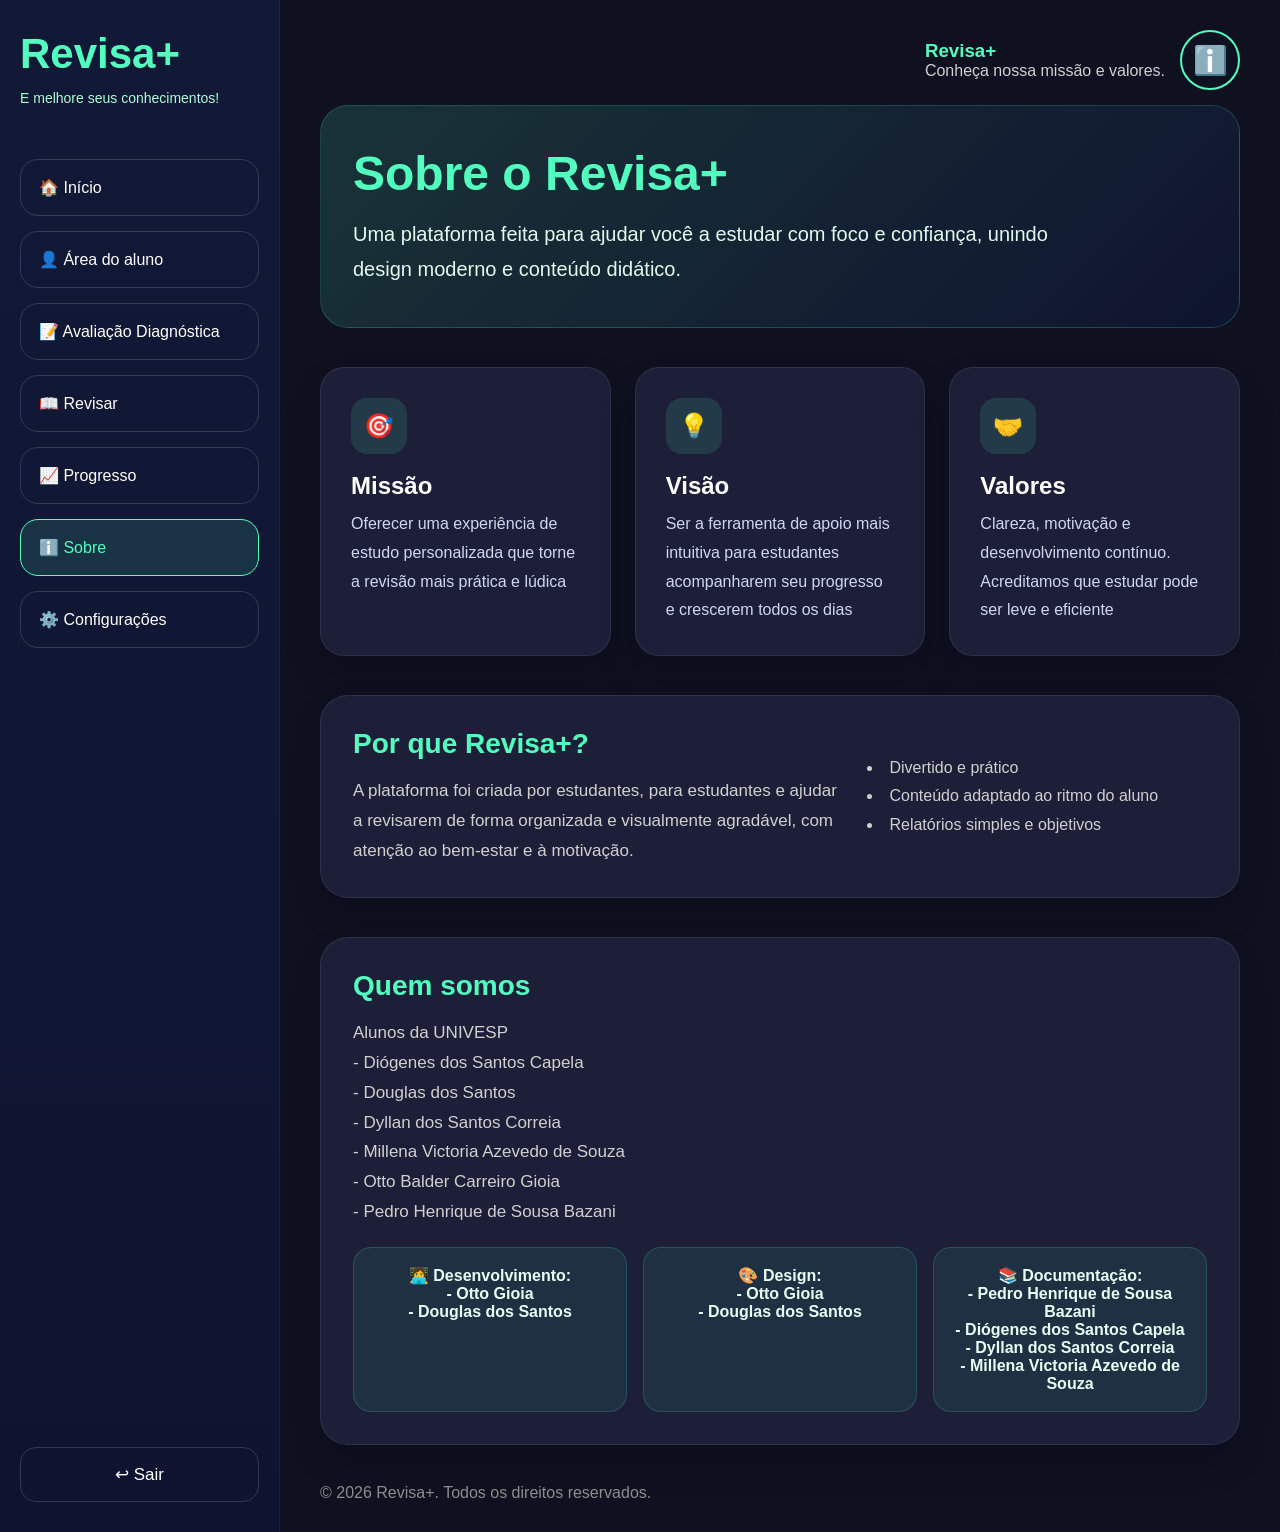
<file: TelaSobre.html>
<!DOCTYPE html>
<html lang="pt-br">
<head>
  <meta charset="UTF-8">
  <meta name="viewport" content="width=device-width, initial-scale=1.0">
  <title>Sobre - Revisa+</title>

  <link rel="preconnect" href="https://fonts.googleapis.com">
  <link rel="preconnect" href="https://fonts.gstatic.com" crossorigin>
  <link rel="stylesheet" href="stylemenu.css">
  <link rel="stylesheet" href="styleSobre.css">
</head>
<body>

<div class="container">

  <aside class="sidebar">
    <div>
      <div class="logo">
        <h1>Revisa+</h1>
        <p>E melhore seus conhecimentos!</p>
      </div>

      <nav class="menu">
        <ul>
          <li><a href="telamenu.html">🏠 Início</a></li>
          <li><a href="TelaAreaDoAluno.html">👤 Área do aluno</a></li>
          <li><a href="TelaAvaliaçãoDiagnóstica.html">📝 Avaliação Diagnóstica</a></li>
          <li><a href="TelaRevisar.html">📖 Revisar</a></li>
          <li><a href="TelaProgresso.html">📈 Progresso</a></li>
          <li class="active"><a href="TelaSobre.html">ℹ️ Sobre</a></li>
          <li><a href="TelaConfiguracoes.html">⚙️ Configurações</a></li>
        </ul>
      </nav>
    </div>

    <button class="logout" onclick="location.href='telalogin.html'">
      ↩ Sair
    </button>
  </aside>

  <main class="content">
    <header class="topbar">
      <div></div>
      <div class="user">
        <div class="user-text">
          <h3>Revisa+</h3>
          <p>Conheça nossa missão e valores.</p>
        </div>
        <div class="avatar">ℹ️</div>
      </div>
    </header>

    <section class="welcome about-welcome">
      <h2>Sobre o Revisa+</h2>
      <p>Uma plataforma feita para ajudar você a estudar com foco e confiança, unindo design moderno e conteúdo didático.</p>
    </section>

    <section class="about-grid">
      <div class="about-card">
        <span class="about-icon">🎯</span>
        <h3>Missão</h3>
        <p>Oferecer uma experiência de estudo personalizada que torne a revisão mais prática e lúdica</p>
      </div>
      <div class="about-card">
        <span class="about-icon">💡</span>
        <h3>Visão</h3>
        <p>Ser a ferramenta de apoio mais intuitiva para estudantes acompanharem seu progresso e crescerem todos os dias</p>
      </div>
      <div class="about-card">
        <span class="about-icon">🤝</span>
        <h3>Valores</h3>
        <p>Clareza, motivação e desenvolvimento contínuo. Acreditamos que estudar pode ser leve e eficiente</p>
      </div>
    </section>

    <section class="story-card">
      <div>
        <h3>Por que Revisa+?</h3>
        <p>A plataforma foi criada por estudantes, para estudantes e ajudar a revisarem de forma organizada e visualmente agradável, com atenção ao bem-estar e à motivação.</p>
      </div>
      <div>
        <ul>
          <li>Divertido e prático</li>
          <li>Conteúdo adaptado ao ritmo do aluno</li>
          <li>Relatórios simples e objetivos</li>
        </ul>
      </div>
    </section>

    <section class="team-card">
      <h3>Quem somos</h3>
      <p>Alunos da UNIVESP <br> - Diógenes dos Santos Capela <br> - Douglas dos Santos <br> - Dyllan dos Santos Correia <br> - Millena Victoria Azevedo de Souza <br> - Otto Balder Carreiro Gioia <br> - Pedro Henrique de Sousa Bazani </p>
      <div class="team-list">
        <div class="team-item"><strong>👩‍💻</strong> Desenvolvimento: <br> - Otto Gioia <br> - Douglas dos Santos</div>
        <div class="team-item"><strong>🎨</strong> Design: <br> - Otto Gioia <br> - Douglas dos Santos</div>
        <div class="team-item"><strong>📚</strong> Documentação: <br> - Pedro Henrique de Sousa Bazani <br> - Diógenes dos Santos Capela <br> - Dyllan dos Santos Correia <br> - Millena Victoria Azevedo de Souza</div>
      </div>
    </section>

    <footer>
      © 2026 Revisa+. Todos os direitos reservados.
    </footer>
  </main>
</div>

</body>
</html>
</file>
<file: stylemenu.css>
﻿*{
    margin:0;
    padding:0;
    box-sizing:border-box;
}

html,
body{
    min-height:100%;
}

body{
    font-family:'Poppins', sans-serif;
    background:#0f1020;
    color:#fff;
    overflow-x:hidden;
    overflow-y:auto;
}

.container{
    display:flex;
    width:100%;
    min-height:100vh;
}

.sidebar{
    width:min(280px, 100%);
    background:linear-gradient(180deg, #121936, #0e1430);
    padding:30px 20px;
    display:flex;
    flex-direction:column;
    justify-content:space-between;
    border-right:1px solid rgba(255,255,255,0.05);
}

.logo h1{
    color:#52ffbe;
    font-size:42px;
    margin-bottom:10px;
}

.logo p{
    color:#aaffd7;
    line-height:1.5;
    font-size:14px;
}

.menu{
    margin-top:50px;
}

.menu ul{
    list-style:none;
}

.menu li{
    padding:18px;
    margin-bottom:15px;
    border-radius:18px;
    border:1px solid rgba(255,255,255,0.15);
    cursor:pointer;
    transition:0.3s;
}

.menu li:hover{
    background:#52ffbe;
    color:#111;
    border-color:#52ffbe;
    transform:translateX(5px);
    box-shadow:0 0 15px rgba(82,255,190,0.35);
}

.menu li a{
    display:block;
    width:100%;
    color:inherit;
    text-decoration:none;
}

.active{
    background:rgba(82,255,190,0.12);
    border-color:#52ffbe !important;
    color:#52ffbe;
}

.logout{
    height:55px;
    border:none;
    border-radius:16px;
    background:transparent;
    border:1px solid rgba(255,255,255,0.15);
    color:white;
    font-size:17px;
    cursor:pointer;
    transition:0.3s;
}

.logout:hover{
    background:#52ffbe;
    color:#111;
}

.content{
    flex:1;
    padding:30px 40px;
    display:flex;
    flex-direction:column;
    justify-content:space-between;
    gap:15px;
    overflow:hidden;
}

.topbar{
    display:flex;
    justify-content:space-between;
    align-items:center;
}

.user-top,
.user{
    display:flex;
    align-items:center;
    gap:15px;
}

.user-top h3,
.user h3{
    color:#52ffbe;
}

.user-top p,
.user p{
    color:#d0d0d0;
}

.avatar-top,
.avatar{
    width:60px;
    height:60px;
    border-radius:50%;
    border:2px solid #52ffbe;
    display:flex;
    justify-content:center;
    align-items:center;
    color:#52ffbe;
    font-size:28px;
}

.title-section h2,
.welcome h2{
    color:#52ffbe;
    font-size:48px;
}

.title-section p,
.welcome p{
    margin-top:10px;
    font-size:18px;
    color:#d0d0d0;
    max-width:760px;
    line-height:1.7;
}

.cards,
.stats-grid,
.about-grid,
.subjects-section,
.bottom-grid{
    display:grid;
    gap:20px;
}

.cards{
    grid-template-columns:repeat(3,1fr);
}

.bottom-grid{
    grid-template-columns:1fr 1fr;
}

.profile-card,
.card,
.story-card,
.team-card,
.bottom-card,
.about-card,
.recommend-item,
.subject,
.settings-card,
.main-review-card{
    background:linear-gradient(180deg, #121936, #0e1430);
    border-radius:24px;
    padding:24px;
    border:1px solid rgba(255,255,255,0.05);
    box-shadow:0 18px 40px rgba(0,0,0,0.16);
    transition:transform .25s ease, border-color .25s ease;
}

.card:hover,
.about-card:hover,
.subject:hover,
.story-card:hover,
.team-card:hover,
.recommend-item:hover,
.profile-card:hover,
.bottom-card:hover{
    transform:translateY(-4px);
    border-color:rgba(82,255,190,0.18);
}

.card h2,
.card h3,
.about-card h3,
.story-card h3,
.team-card h3,
.bottom-card h3{
    color:#52ffbe;
}

.card p,
.about-card p,
.story-card p,
.team-card p,
.bottom-card p,
.profile-info p,
.stat-card p,
.profile-left span,
.profile-right p{
    color:#d0d0d0;
}

.icon,
.subject-icon,
.about-icon,
.points-icon{
    display:flex;
    justify-content:center;
    align-items:center;
    border-radius:50%;
    background:rgba(255,255,255,0.04);
    color:#52ffbe;
}

.icon{
    width:100px;
    height:100px;
    margin:0 auto 20px;
    font-size:45px;
}

.subject-icon,
.about-icon{
    width:58px;
    height:58px;
    font-size:24px;
    margin-bottom:18px;
}

.profile-left img{
    width:120px;
    height:120px;
    border-radius:50%;
    border:3px solid #52ffbe;
    object-fit:cover;
}

.stat-card{
    text-align:center;
}

.progress-bar{
    width:100%;
    height:15px;
    background:#17223b;
    border-radius:20px;
    overflow:hidden;
    margin:20px 0;
}

.progress{
    width:80%;
    height:100%;
    background:#52ffbe;
    border-radius:20px;
}

.footer-note,
footer{
    color:#8d8d8d;
}

@media(max-width:1100px){
    .container{
        flex-direction:column;
    }

    .sidebar{
        width:100%;
        border-right:none;
        border-bottom:1px solid rgba(255,255,255,0.06);
    }

    .content{
        padding:24px;
    }

    .main-grid,
    .cards,
    .stats-grid,
    .about-grid,
    .bottom-grid{
        grid-template-columns:1fr;
    }
}

@media(max-width:900px){
    .profile-card{
        flex-direction:column;
        align-items:stretch;
        gap:20px;
    }

    .profile-left{
        flex-direction:column;
        align-items:flex-start;
        gap:16px;
    }

    .profile-right{
        width:100%;
        justify-content:space-between;
        flex-wrap:wrap;
    }

    .content{
        padding:20px;
    }
}

@media(max-width:620px){
    .sidebar{
        padding:24px 18px;
    }

    .content{
        padding:18px;
    }

    .profile-left img,
    .points-icon{
        width:100px;
        height:100px;
    }

    .profile-right h2{
        font-size:48px;
    }
}
</file>
<file: styleAvaliaçãoDiag.css>
﻿*{
    margin:0;
    padding:0;
    box-sizing:border-box;
}

body{
    font-family:'Poppins', sans-serif;
    background:#0f1020;
    color:#fff;
    min-height:100vh;
    width:100%;
    overflow-x:hidden;
}

.container{
    width:100%;
    min-height:100vh;
    display:flex;
    overflow:hidden;
}

.sidebar{
    width:240px;
    min-width:240px;
    background:linear-gradient(180deg, #121936, #0e1430);
    padding:20px 16px;
    display:flex;
    flex-direction:column;
    justify-content:space-between;
    border-right:1px solid rgba(255,255,255,0.05);
}

.logo h1{
    color:#52ffbe;
    font-size:32px;
    margin-bottom:8px;
}

.logo p{
    color:#aaffd7;
    line-height:1.5;
    font-size:13px;
}

.menu{
    margin-top:50px;
}

.menu ul{
    list-style:none;
}

.menu li{
    padding:18px;
    margin-bottom:15px;
    border-radius:18px;
    border:1px solid rgba(255,255,255,0.15);
    transition:0.3s;
}

.menu li a{
    display:block;
    width:100%;
    color:inherit;
    text-decoration:none;
}

.menu li:hover{
    background:#52ffbe;
    color:#111;
    border-color:#52ffbe;
    transform:translateX(5px);
    box-shadow:0 0 15px rgba(82,255,190,0.35);
}

.menu li.active{
    background:rgba(82,255,190,0.12);
    border-color:#52ffbe !important;
    color:#52ffbe;
}

.logout{
    height:46px;
    border:none;
    padding:10px 12px;
    border-radius:14px;
    background:transparent;
    border:1px solid rgba(255,255,255,0.12);
    color:white;
    font-size:13px;
    cursor:pointer;
    transition:transform .18s ease, box-shadow .18s ease, background .18s ease;
    box-shadow:0 6px 18px rgba(11,16,32,0.25);
}

.logout:hover{
    background:linear-gradient(90deg,#3ee8b1,#52ffbe);
    color:#081017;
    transform:translateY(-3px);
    box-shadow:0 18px 40px rgba(82,255,190,0.12);
}

.content{
    flex:1;
    display:flex;
    flex-direction:column;
    padding:24px 26px;
    gap:20px;
    overflow:auto;
}

.topbar{
    display:flex;
    justify-content:space-between;
    align-items:center;
    min-height:60px;
}

.user{
    display:flex;
    align-items:center;
    gap:16px;
}

.user h3{
    color:#52ffbe;
    font-size:20px;
}

.user p{
    color:#d0d0d0;
}

.avatar{
    width:60px;
    height:60px;
    border-radius:50%;
    border:2px solid #52ffbe;
    display:flex;
    justify-content:center;
    align-items:center;
    font-size:28px;
    color:#52ffbe;
}

.welcome{
    padding:22px 24px;
    background:linear-gradient(135deg, rgba(82,255,190,0.12), rgba(16,28,58,0.92));
    border:1px solid rgba(82,255,190,0.18);
    border-radius:24px;
}

.welcome h2{
    font-size:42px;
    color:#52ffbe;
}

.welcome p{
    margin-top:12px;
    font-size:18px;
    color:#d5e1f0;
    max-width:760px;
    line-height:1.7;
}

.main-grid{
    display:grid;
    grid-template-columns:1.35fr 0.75fr;
    gap:20px;
    flex:1;
    min-height:0;
}

.left,
.right{
    display:flex;
    flex-direction:column;
    gap:18px;
    min-height:0;
}

.card{
    background:linear-gradient(180deg,#121936,#0e1430);
    border-radius:24px;
    padding:24px;
    border:1px solid rgba(255,255,255,0.05);
    box-shadow:0 20px 40px rgba(0,0,0,0.18);
    transition:transform .25s ease, border-color .25s ease;
}

.card:hover{
    transform:translateY(-4px);
    border-color:rgba(82,255,190,0.18);
}

.card h2{
    color:#52ffbe;
    font-size:22px;
    margin-bottom:18px;
}

.about-card{
    display:grid;
    gap:20px;
    background:linear-gradient(180deg,#121936,#0e1430);
    border:1px solid rgba(255,255,255,0.06);
}

.about-list{
    list-style:none;
    padding-left:0;
}

.about-list li{
    margin-bottom:12px;
    font-size:16px;
    color:#cfdfea;
}

.about-text{
    margin-top:18px;
    color:#c9d7eb;
    line-height:1.7;
    font-size:15px;
}

.start-btn{
    margin-top:18px;
    display:inline-flex;
    align-items:center;
    justify-content:center;
    width:220px;
    height:48px;
    border:none;
    border-radius:14px;
    background:linear-gradient(90deg,#3ee8b1,#52ffbe);
    color:#081017;
    font-size:15px;
    font-weight:700;
    cursor:pointer;
    transition:transform .18s ease, box-shadow .18s ease, opacity .12s ease;
    box-shadow:0 12px 28px rgba(82,255,190,0.12);
}

.start-btn:hover{
    transform:translateY(-4px);
    box-shadow:0 20px 48px rgba(82,255,190,0.18);
}

.subject-grid{
    display:grid;
    grid-template-columns:repeat(2, minmax(0,1fr));
    gap:16px;
}

.subject{
    background:linear-gradient(180deg,#121936,#0e1430);
    border-radius:20px;
    padding:18px;
    border:1px solid rgba(255,255,255,0.05);
    transition:transform .25s ease;
}

.subject:hover{
    transform:translateY(-3px);
}

.subject h3{
    font-size:18px;
    margin-bottom:8px;
    color:#fff;
}

.subject p{
    color:#cdd8ed;
    font-size:14px;
    line-height:1.7;
}

.progress-top{
    display:flex;
    justify-content:space-between;
    gap:12px;
}

.progress-top span{
    color:#c7d5e0;
    font-size:12px;
}

.progress-top h1{
    font-size:34px;
    margin-top:4px;
}

.green{
    color:#52ffbe;
}

.progress-bar{
    width:100%;
    height:16px;
    background:#17223b;
    border-radius:20px;
    overflow:hidden;
    margin:18px 0 8px;
}

.progress{
    width:68%;
    height:100%;
    background:#52ffbe;
}

.history-item{
    display:flex;
    justify-content:space-between;
    align-items:center;
    padding:14px 16px;
    border-radius:18px;
    background:rgba(255,255,255,0.03);
    margin-bottom:12px;
    font-size:14px;
}

.history-item strong{
    color:#52ffbe;
}

.recommend-grid{
    display:grid;
    gap:16px;
}

.recommend-item{
    background:linear-gradient(180deg,#121936,#0e1430);
    border-radius:20px;
    padding:18px;
    border:1px solid rgba(255,255,255,0.05);
}

.recommend-item h3{
    margin-bottom:10px;
    font-size:17px;
    color:#fff;
}

.recommend-item p{
    color:#cbd6ed;
    font-size:14px;
    line-height:1.7;
}

.reward{
    display:flex;
    flex-direction:column;
    gap:14px;
    padding:18px 16px;
    border-radius:20px;
    background:rgba(82,255,190,0.06);
    border:1px solid rgba(82,255,190,0.14);
}

.reward span{
    font-size:32px;
}

.reward p{
    font-size:15px;
    color:#eafaf0;
}

footer{
    text-align:center;
    color:#8d8d8d;
    font-size:14px;
    padding:10px 0 8px;
}

@media(max-width:1080px){
    .container{
        flex-direction:column;
    }

    .sidebar{
        width:100%;
        min-width:auto;
        border-right:none;
        border-bottom:1px solid rgba(255,255,255,0.06);
    }

    .content{
        padding:24px;
    }

    .main-grid{
        grid-template-columns:1fr;
    }
}

@media(max-width:720px){
    .content{
        padding:18px;
    }

    .welcome{
        padding:20px 18px;
        border-radius:22px;
    }

    .topbar{
        flex-direction:column;
        align-items:flex-start;
        gap:16px;
    }

    .menu li a{
        padding:14px 16px;
    }
}
</file>
<file: styleConfiguracoes.css>
@import url('https://fonts.googleapis.com/css2?family=Roboto:ital,wght@0,100..900;1,100..900&display=swap');

body.light-mode{
    background:#eef2ff;
    color:#111;
}

body.light-mode .sidebar{
    background:linear-gradient(180deg, #f5f7ff, #d8e0ff);
}

body.light-mode .logo h1,
body.light-mode .logo p,
body.light-mode .menu li,
body.light-mode .menu li a,
body.light-mode .logout,
body.light-mode .btn-cancel,
body.light-mode .small-btn,
body.light-mode .danger-btn{
    color:#111;
}

body.light-mode .sidebar {
    border-color:rgba(17,24,39,0.08);
}

body.light-mode .settings-card,
body.light-mode .card,
body.light-mode .save-status{
    background:rgba(255,255,255,0.95);
    border-color:rgba(17,24,39,0.08);
}

body.light-mode .card h2,
body.light-mode .settings-card h2{
    color:#2f45bb;
}

body.light-mode .setting-row input[type="text"],
body.light-mode .setting-row input[type="email"],
body.light-mode .setting-row select{
    background:#f8f9ff;
    color:#111;
    border-color:rgba(17,24,39,0.15);
}

body.light-mode .btn-save{
    background:#2f45bb;
    color:#fff;
}

body.light-mode .menu li:hover,
body.light-mode .menu li.active{
    background:#c2d2ff;
    color:#111;
}

body.large-font{
    font-size:1.05rem;
}

body.small-font{
    font-size:0.95rem;
}

.settings-card{
    background:#1d1f39;
    border-radius:24px;
    padding:28px;
    margin-bottom:24px;
    border:1px solid rgba(255,255,255,0.08);
    box-shadow:0 14px 40px rgba(0,0,0,0.12);
}

.settings-card h2{
    color:#52ffbe;
    margin-bottom:18px;
    font-size:26px;
}

.settings-form{
    display:flex;
    flex-direction:column;
    gap:18px;
}

.setting-row{
    display:flex;
    justify-content:space-between;
    align-items:center;
    gap:14px;
    flex-wrap:wrap;
}

.setting-row label{
    color:#d0d0d0;
    font-size:16px;
    flex:1 1 240px;
    min-width:180px;
}

.setting-row input[type="text"],
.setting-row input[type="email"],
.setting-row select{
    background:rgba(255,255,255,0.05);
    border:1px solid rgba(255,255,255,0.12);
    color:#fff;
    padding:14px 16px;
    border-radius:14px;
    min-width:240px;
    flex:1 1 260px;
}

.setting-row input[type="text"]:focus,
.setting-row input[type="email"]:focus,
.setting-row select:focus{
    outline:none;
    border-color:#52ffbe;
    box-shadow:0 0 0 4px rgba(82,255,190,0.12);
}

.small-btn,
.danger-btn,
.btn-save,
.btn-cancel{
    min-width:180px;
}

.small-btn{
    background:transparent;
    border:1px solid rgba(255,255,255,0.12);
    color:#52ffbe;
    padding:12px 16px;
    border-radius:14px;
    cursor:pointer;
    transition:all .25s ease;
}

.small-btn:hover{
    background:rgba(82,255,190,0.1);
}

.danger-btn{
    background:rgba(255,0,0,0.08);
    border:1px solid rgba(255,0,0,0.25);
    color:#ff7b7b;
    padding:12px 16px;
    border-radius:14px;
    cursor:pointer;
    transition:all .25s ease;
}

.danger-btn:hover{
    background:rgba(255,0,0,0.12);
}

.actions{
    display:flex;
    gap:16px;
    margin-top:24px;
    flex-wrap:wrap;
}

.btn-save{
    background:#52ffbe;
    color:#081017;
    border:none;
    padding:14px 24px;
    border-radius:16px;
    cursor:pointer;
    box-shadow:0 18px 40px rgba(82,255,190,0.16);
    transition:transform .2s ease;
}

.btn-save:hover{
    transform:translateY(-2px);
}

.btn-cancel{
    background:transparent;
    border:1px solid rgba(255,255,255,0.12);
    color:#fff;
    padding:14px 24px;
    border-radius:16px;
    cursor:pointer;
}

.save-status{
    margin-top:14px;
    min-height:24px;
    color:#c7f8e0;
    font-weight:600;
}

.save-status.success{
    color:#a3ffcb;
}

.save-status.error{
    color:#ffb3b3;
}

.card{
    border-radius:24px;
    background:#1d1f39;
    padding:24px;
    border:1px solid rgba(255,255,255,0.08);
    box-shadow:0 12px 24px rgba(0,0,0,0.12);
}

.card h2{
    margin-bottom:14px;
    color:#52ffbe;
    font-size:22px;
}

.card p,
.card li{
    color:#d0d0d0;
    line-height:1.7;
}

.card ul{
    list-style:disc inside;
    margin-top:10px;
}

.main-grid{
    display:grid;
    grid-template-columns:1.5fr 1fr;
    gap:24px;
}

@media(max-width:1100px){
    .main-grid{grid-template-columns:1fr}
}

@media(max-width:900px){
    .setting-row{
        justify-content:flex-start;
    }
    .setting-row label,
    .setting-row input[type="text"],
    .setting-row input[type="email"],
    .setting-row select{
        min-width:100%;
        flex:1 1 100%;
    }
    .actions{
        justify-content:center;
    }
}
</file>
<file: styleSobre.css>
/* Estilo para a página Sobre com a mesma paleta do site */

.about-welcome{
    background:linear-gradient(135deg, rgba(82,255,190,0.15), rgba(17,29,76,0.35));
    border-radius:28px;
    padding:40px 32px;
    margin-bottom:24px;
    border:1px solid rgba(82,255,190,0.18);
}

.about-welcome h2{
    font-size:48px;
    color:#52ffbe;
    margin-bottom:16px;
}

.about-welcome p{
    color:#e3f9ee;
    font-size:20px;
    line-height:1.75;
    max-width:720px;
}

.about-grid{
    display:grid;
    grid-template-columns:repeat(3, minmax(220px, 1fr));
    gap:24px;
    margin-bottom:24px;
}

.about-card{
    background:#1d1f39;
    border:1px solid rgba(255,255,255,0.08);
    border-radius:24px;
    padding:30px;
    box-shadow:0 20px 40px rgba(0,0,0,0.12);
    transition:transform .25s ease, border-color .25s ease;
}

.about-card:hover{
    transform:translateY(-4px);
    border-color:rgba(82,255,190,0.28);
}

.about-icon{
    display:inline-flex;
    width:56px;
    height:56px;
    justify-content:center;
    align-items:center;
    border-radius:16px;
    background:rgba(82,255,190,0.12);
    color:#52ffbe;
    font-size:24px;
    margin-bottom:18px;
}

.about-card h3{
    color:#ffffff;
    margin-bottom:10px;
    font-size:24px;
}

.about-card p{
    color:#cfd7f2;
    line-height:1.8;
}

.story-card,
.team-card{
    background:#1d1f39;
    border-radius:28px;
    padding:32px;
    border:1px solid rgba(255,255,255,0.08);
    box-shadow:0 18px 36px rgba(0,0,0,0.12);
    margin-bottom:24px;
}

.story-card{
    display:grid;
    grid-template-columns:1.3fr .9fr;
    gap:24px;
    align-items:center;
}

.story-card h3,
.team-card h3{
    color:#52ffbe;
    margin-bottom:16px;
    font-size:28px;
}

.story-card p,
.team-card p{
    color:#d0d0d0;
    line-height:1.75;
    font-size:17px;
}

.story-card ul{
    list-style:disc inside;
    color:#d0d0d0;
    line-height:1.8;
}

.team-list{
    display:grid;
    grid-template-columns:repeat(3, minmax(120px, 1fr));
    gap:16px;
    margin-top:20px;
}

.team-item{
    background:rgba(82,255,190,0.08);
    border-radius:18px;
    padding:18px 16px;
    color:#e7fff5;
    text-align:center;
    font-weight:600;
    border:1px solid rgba(82,255,190,0.16);
}

.footer-note{
    margin-top:12px;
    color:#9cb7d2;
}

@media(max-width:1100px){
    .about-grid{
        grid-template-columns:1fr 1fr;
    }

    .story-card{
        grid-template-columns:1fr;
    }
}

@media(max-width:760px){
    .about-grid{
        grid-template-columns:1fr;
    }

    .team-list{
        grid-template-columns:1fr;
    }

    .about-welcome{
        padding:28px 20px;
    }

    .story-card,
    .team-card{
        padding:24px;
    }
}
</file>
